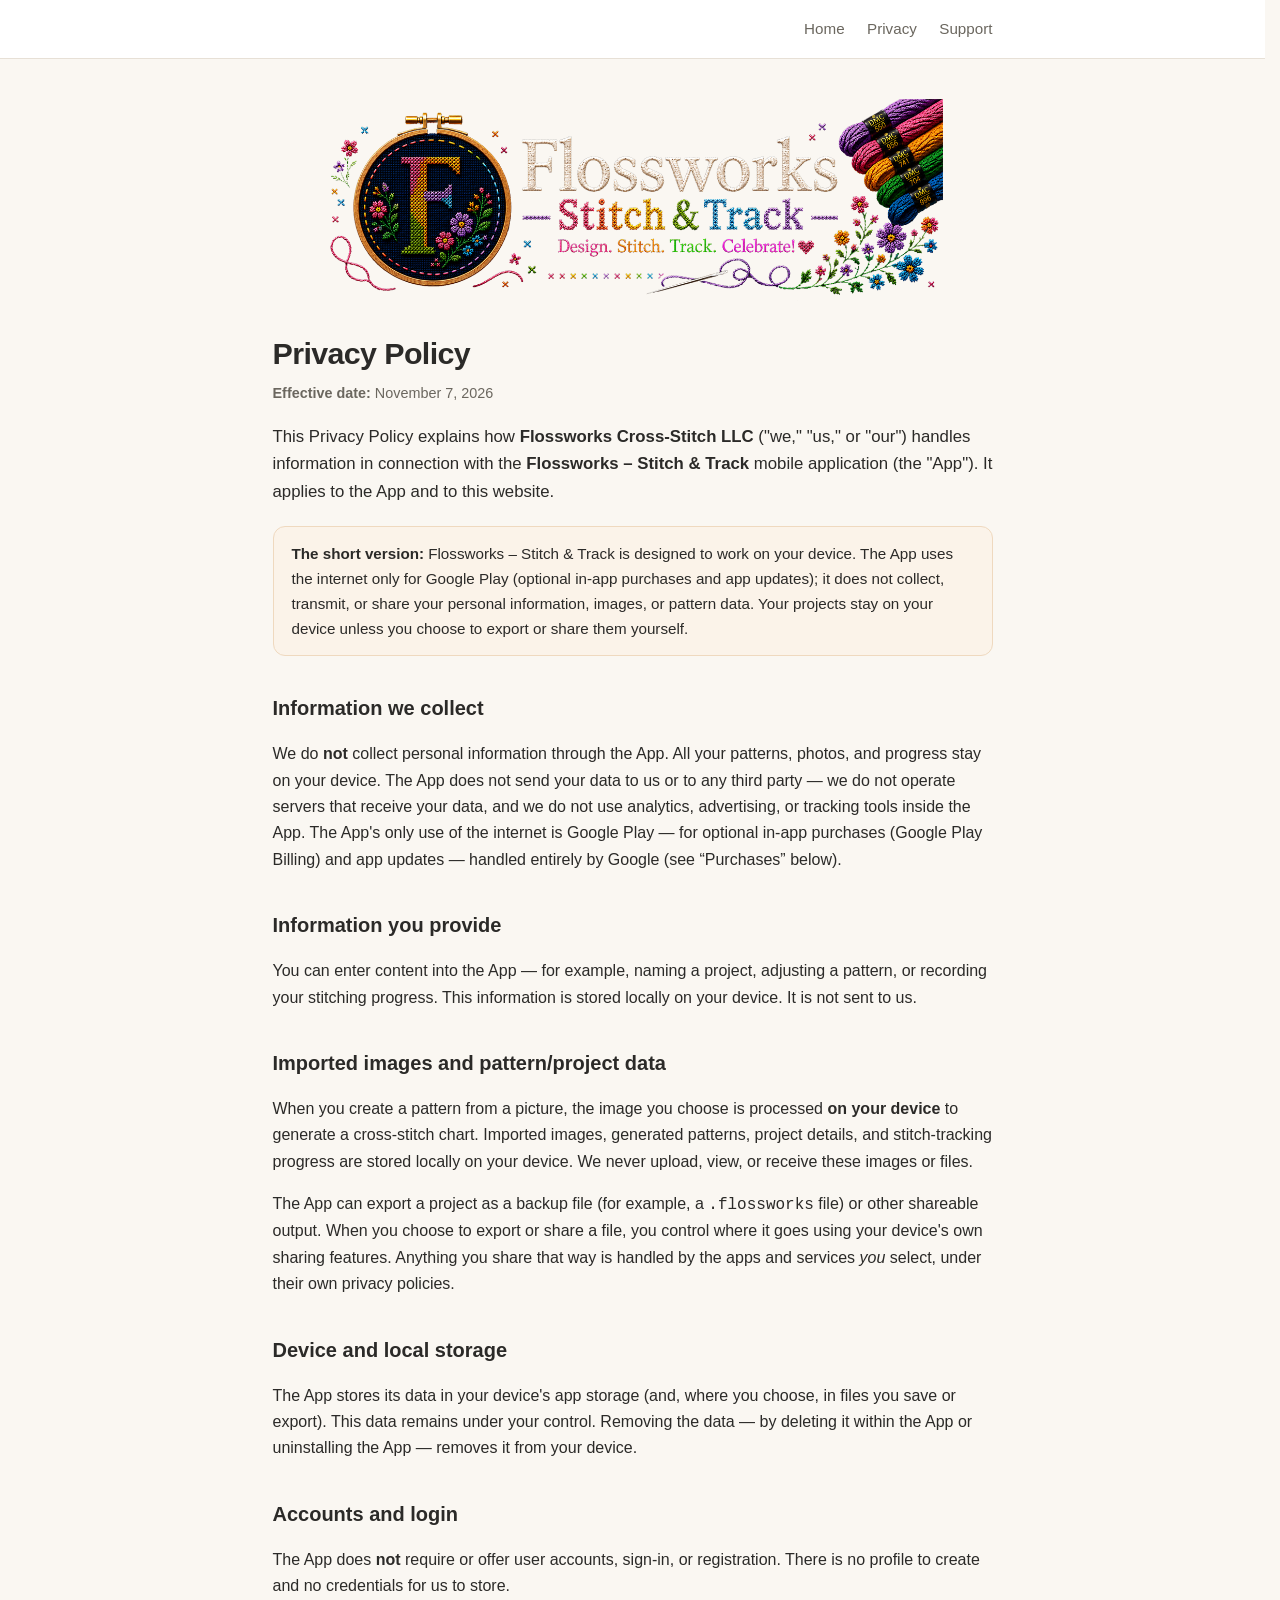
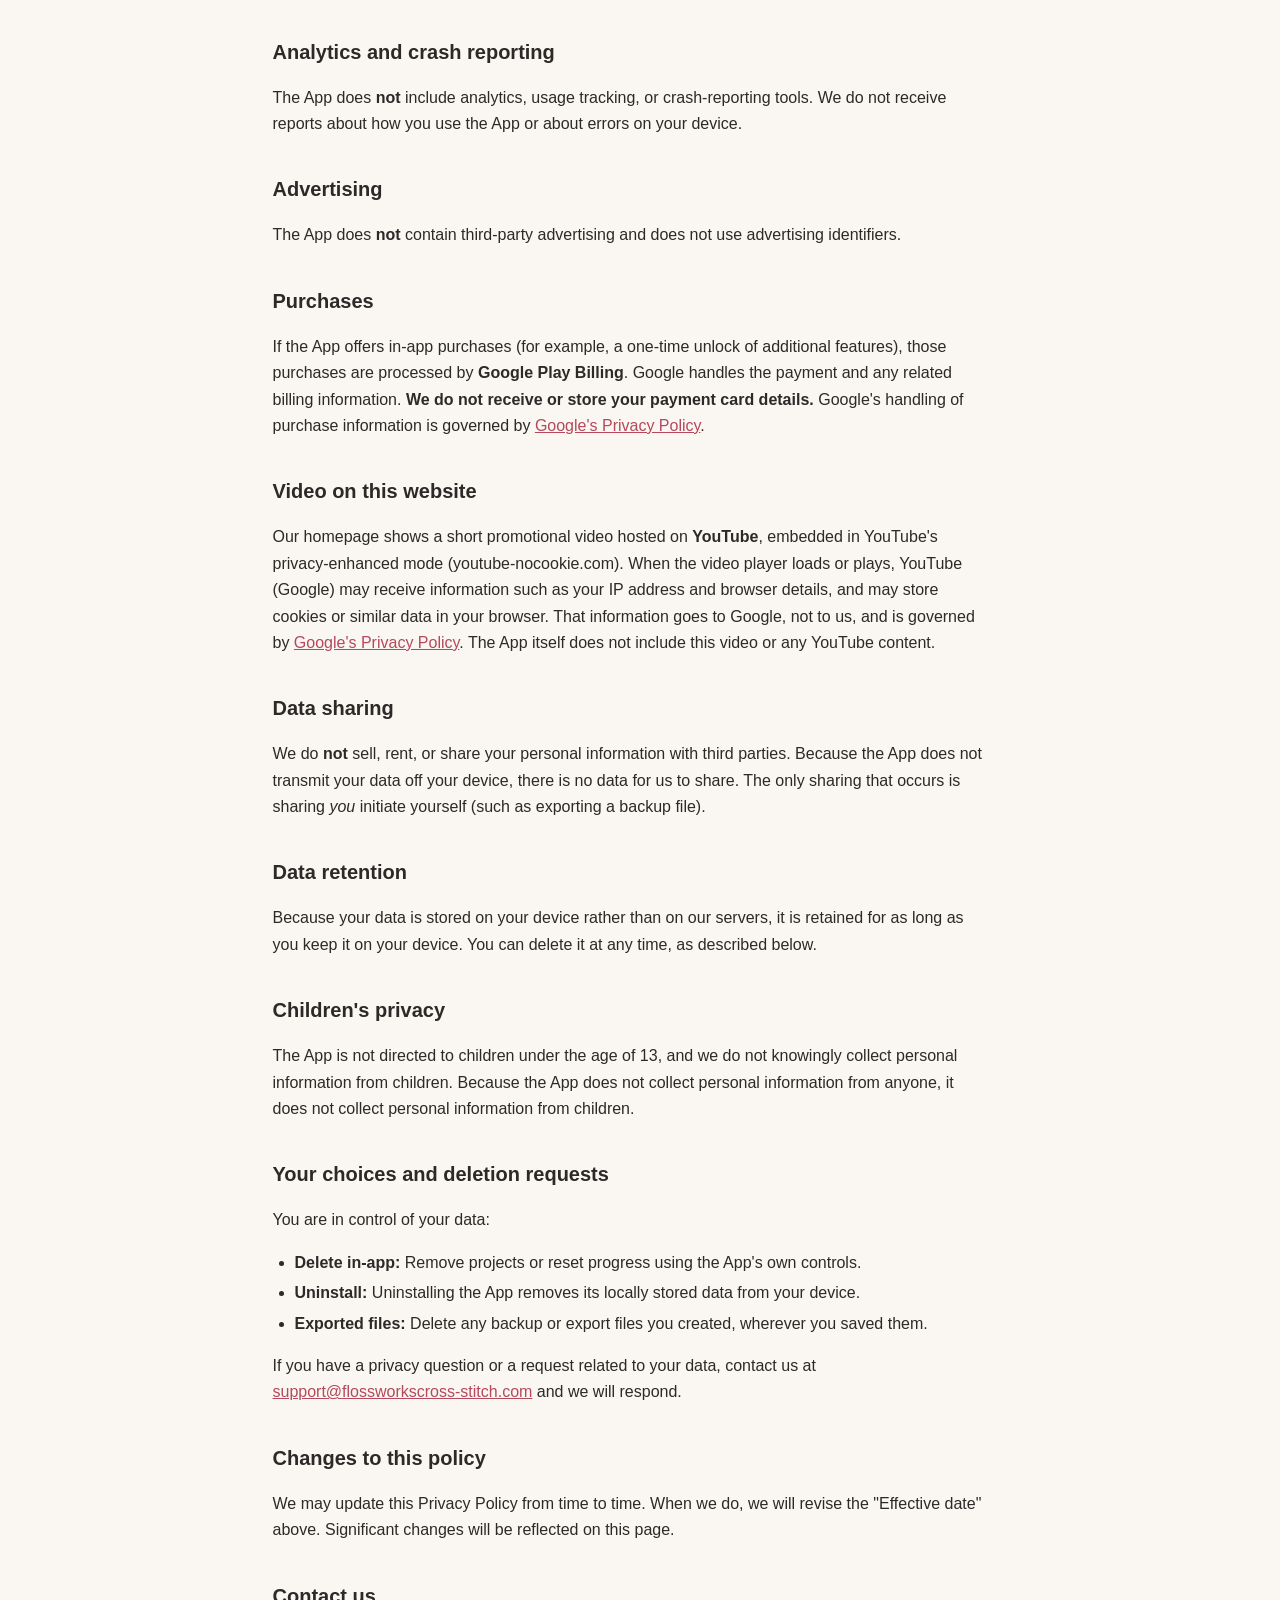
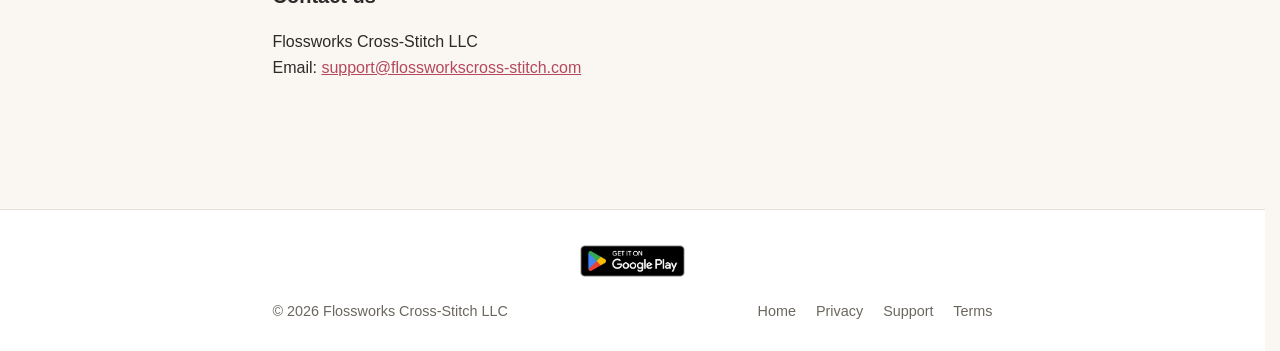
<file: privacy.html>
<!DOCTYPE html>
<html lang="en">
<head>
  <meta charset="utf-8">
  <meta name="viewport" content="width=device-width, initial-scale=1">
  <title>Privacy Policy | Flossworks – Stitch &amp; Track</title>
  <meta name="description" content="Privacy Policy for the Flossworks – Stitch & Track cross-stitch app by Flossworks Cross-Stitch LLC.">
  <link rel="canonical" href="https://flossworkscross-stitch.com/privacy">
  <link rel="icon" href="/assets/favicon.png">
  <meta property="og:type" content="website">
  <meta property="og:site_name" content="Flossworks – Stitch &amp; Track">
  <meta property="og:title" content="Privacy Policy | Flossworks – Stitch &amp; Track">
  <meta property="og:description" content="How Flossworks Cross-Stitch LLC handles data in the Flossworks – Stitch & Track app. Offline-first — nothing is collected or uploaded.">
  <meta property="og:url" content="https://flossworkscross-stitch.com/privacy">
  <meta property="og:image" content="https://flossworkscross-stitch.com/assets/marketing/og-image.jpg">
  <meta name="twitter:card" content="summary_large_image">
  <meta name="theme-color" content="#faf7f2">
  <link rel="stylesheet" href="/styles.css?v=8">
</head>
<!--
  ============================================================================
  GOOGLE PLAY "DATA SAFETY" FORM — MAPPING & CHECKLIST
  ============================================================================
  This policy describes an OFFLINE-FIRST app. Core features (generate, edit,
  import, track, export) need no network. As of the billing release the merged
  manifest DOES include INTERNET + com.android.vending.BILLING + ACCESS_NETWORK_STATE
  + BIND_GET_INSTALL_REFERRER_SERVICE — used ONLY for Google Play Billing (purchases)
  and Play Install Referrer (trial start), both Google services, not ours. The
  codebase has no analytics, crash-reporting, ads, or our-own-server networking.
  The app collects/transmits NO personal data, so the Data Safety answers below
  still hold. Re-verify before each release.

  Data collection / sharing:
    - Data collected (sent off device)? ......... NO (no data WE collect; Play
                                                  Billing data is Google's, see note*)
    - Data shared with third parties? ........... NO
    - Play's "data collected" = transmission off device to YOU. Nothing the app
      sends goes to us; purchases are handled by Google's own Billing service.

  Per-type answers (all "Not collected" by us):
    - Location ................................... Not collected
    - Personal info (name, email, etc.) ......... Not collected
    - Financial info ............................ Not collected (see note*)
    - Photos / images (imported pictures) ....... Stored ON DEVICE only; not collected
    - Files / docs (.flossworks backups) ........ Stored ON DEVICE only; not collected
    - App activity / stitch progress ............ Stored ON DEVICE only; not collected
    - App info & performance (crash logs) ....... Not collected (no crash SDK)
    - Device or other IDs ....................... Not collected

  Security practices:
    - Data encrypted in transit? ................ N/A (no data leaves the device)
    - Users can request data deletion? .......... YES — uninstall, or in-app reset/delete

  *PURCHASES NOTE: If/when in-app purchases ship via Google Play Billing,
   Google processes the transaction. The APP receives no card/payment data.
   Google's own Data Safety disclosures cover Play Billing. You do NOT report
   this as data YOUR app collects. Confirm this still holds at release.

  ⚠️ CONFIRM-BEFORE-RELEASE CHECKLIST (flip the policy + this form if any change):
    [x] Network use limited to Play Billing + Install Referrer (Google services)?
    [ ] No analytics added (Firebase Analytics, etc.)?
    [ ] No crash reporting added (Crashlytics, etc.)?
    [ ] No ads SDK added (AdMob, etc.)?
    [ ] No cloud sync / accounts added?
    [ ] In-app purchases: Play Billing only, app stores no payment data?
  ============================================================================
-->
<body>
  <header class="site-header">
    <div class="wrap">
      <nav class="nav" aria-label="Primary">
        <a href="/">Home</a>
        <a href="/privacy">Privacy</a>
        <a href="/support">Support</a>
      </nav>
    </div>
  </header>

  <main class="page">
    <div class="wrap">
      <img class="hero-banner" src="/assets/banner.png" width="1200" height="400"
           alt="Flossworks – Stitch &amp; Track: Design. Stitch. Track. Celebrate!">
      <h1>Privacy Policy</h1>
      <p class="effective"><strong>Effective date:</strong> November 7, 2026</p>
      <p class="lead">This Privacy Policy explains how <strong>Flossworks Cross-Stitch LLC</strong> ("we," "us," or "our") handles information in connection with the <strong>Flossworks – Stitch &amp; Track</strong> mobile application (the "App"). It applies to the App and to this website.</p>

      <div class="callout">
        <strong>The short version:</strong> Flossworks – Stitch &amp; Track is designed to work on your device. The App uses the internet only for Google Play (optional in-app purchases and app updates); it does not collect, transmit, or share your personal information, images, or pattern data. Your projects stay on your device unless you choose to export or share them yourself.
      </div>

      <h2>Information we collect</h2>
      <p>We do <strong>not</strong> collect personal information through the App. All your patterns, photos, and progress stay on your device. The App does not send your data to us or to any third party — we do not operate servers that receive your data, and we do not use analytics, advertising, or tracking tools inside the App. The App's only use of the internet is Google Play — for optional in-app purchases (Google Play Billing) and app updates — handled entirely by Google (see “Purchases” below).</p>

      <h2>Information you provide</h2>
      <p>You can enter content into the App — for example, naming a project, adjusting a pattern, or recording your stitching progress. This information is stored locally on your device. It is not sent to us.</p>

      <h2>Imported images and pattern/project data</h2>
      <p>When you create a pattern from a picture, the image you choose is processed <strong>on your device</strong> to generate a cross-stitch chart. Imported images, generated patterns, project details, and stitch-tracking progress are stored locally on your device. We never upload, view, or receive these images or files.</p>
      <p>The App can export a project as a backup file (for example, a <code>.flossworks</code> file) or other shareable output. When you choose to export or share a file, you control where it goes using your device's own sharing features. Anything you share that way is handled by the apps and services <em>you</em> select, under their own privacy policies.</p>

      <h2>Device and local storage</h2>
      <p>The App stores its data in your device's app storage (and, where you choose, in files you save or export). This data remains under your control. Removing the data — by deleting it within the App or uninstalling the App — removes it from your device.</p>

      <h2>Accounts and login</h2>
      <p>The App does <strong>not</strong> require or offer user accounts, sign-in, or registration. There is no profile to create and no credentials for us to store.</p>

      <h2>Analytics and crash reporting</h2>
      <p>The App does <strong>not</strong> include analytics, usage tracking, or crash-reporting tools. We do not receive reports about how you use the App or about errors on your device.</p>

      <h2>Advertising</h2>
      <p>The App does <strong>not</strong> contain third-party advertising and does not use advertising identifiers.</p>

      <h2>Purchases</h2>
      <p>If the App offers in-app purchases (for example, a one-time unlock of additional features), those purchases are processed by <strong>Google Play Billing</strong>. Google handles the payment and any related billing information. <strong>We do not receive or store your payment card details.</strong> Google's handling of purchase information is governed by <a href="https://policies.google.com/privacy" rel="noopener" target="_blank">Google's Privacy Policy</a>.</p>

      <h2>Video on this website</h2>
      <p>Our homepage shows a short promotional video hosted on <strong>YouTube</strong>, embedded in YouTube's privacy-enhanced mode (youtube-nocookie.com). When the video player loads or plays, YouTube (Google) may receive information such as your IP address and browser details, and may store cookies or similar data in your browser. That information goes to Google, not to us, and is governed by <a href="https://policies.google.com/privacy" rel="noopener" target="_blank">Google's Privacy Policy</a>. The App itself does not include this video or any YouTube content.</p>

      <h2>Data sharing</h2>
      <p>We do <strong>not</strong> sell, rent, or share your personal information with third parties. Because the App does not transmit your data off your device, there is no data for us to share. The only sharing that occurs is sharing <em>you</em> initiate yourself (such as exporting a backup file).</p>

      <h2>Data retention</h2>
      <p>Because your data is stored on your device rather than on our servers, it is retained for as long as you keep it on your device. You can delete it at any time, as described below.</p>

      <h2>Children's privacy</h2>
      <p>The App is not directed to children under the age of 13, and we do not knowingly collect personal information from children. Because the App does not collect personal information from anyone, it does not collect personal information from children.</p>

      <h2>Your choices and deletion requests</h2>
      <p>You are in control of your data:</p>
      <ul>
        <li><strong>Delete in-app:</strong> Remove projects or reset progress using the App's own controls.</li>
        <li><strong>Uninstall:</strong> Uninstalling the App removes its locally stored data from your device.</li>
        <li><strong>Exported files:</strong> Delete any backup or export files you created, wherever you saved them.</li>
      </ul>
      <p>If you have a privacy question or a request related to your data, contact us at <a href="mailto:support@flossworkscross-stitch.com">support@flossworkscross-stitch.com</a> and we will respond.</p>

      <h2>Changes to this policy</h2>
      <p>We may update this Privacy Policy from time to time. When we do, we will revise the "Effective date" above. Significant changes will be reflected on this page.</p>

      <h2>Contact us</h2>
      <p>
        Flossworks Cross-Stitch LLC<br>
        Email: <a href="mailto:support@flossworkscross-stitch.com">support@flossworkscross-stitch.com</a>
      </p>
    </div>
  </main>

  <footer class="site-footer">
    <div class="wrap">
      <a class="footer-badge" href="https://play.google.com/store/apps/details?id=com.caybin.crossstitchstudio"
         target="_blank" rel="noopener" aria-label="Get Flossworks – Stitch &amp; Track on Google Play">
        <img src="/assets/google-play-badge.png" width="646" height="250" alt="Get it on Google Play">
      </a>
      <div class="footer-row">
        <div>&copy; 2026 Flossworks Cross-Stitch LLC</div>
        <nav aria-label="Footer">
          <a href="/">Home</a>
          <a href="/privacy">Privacy</a>
          <a href="/support">Support</a>
          <a href="/terms">Terms</a>
        </nav>
      </div>
    </div>
  </footer>
</body>
</html>
</file>
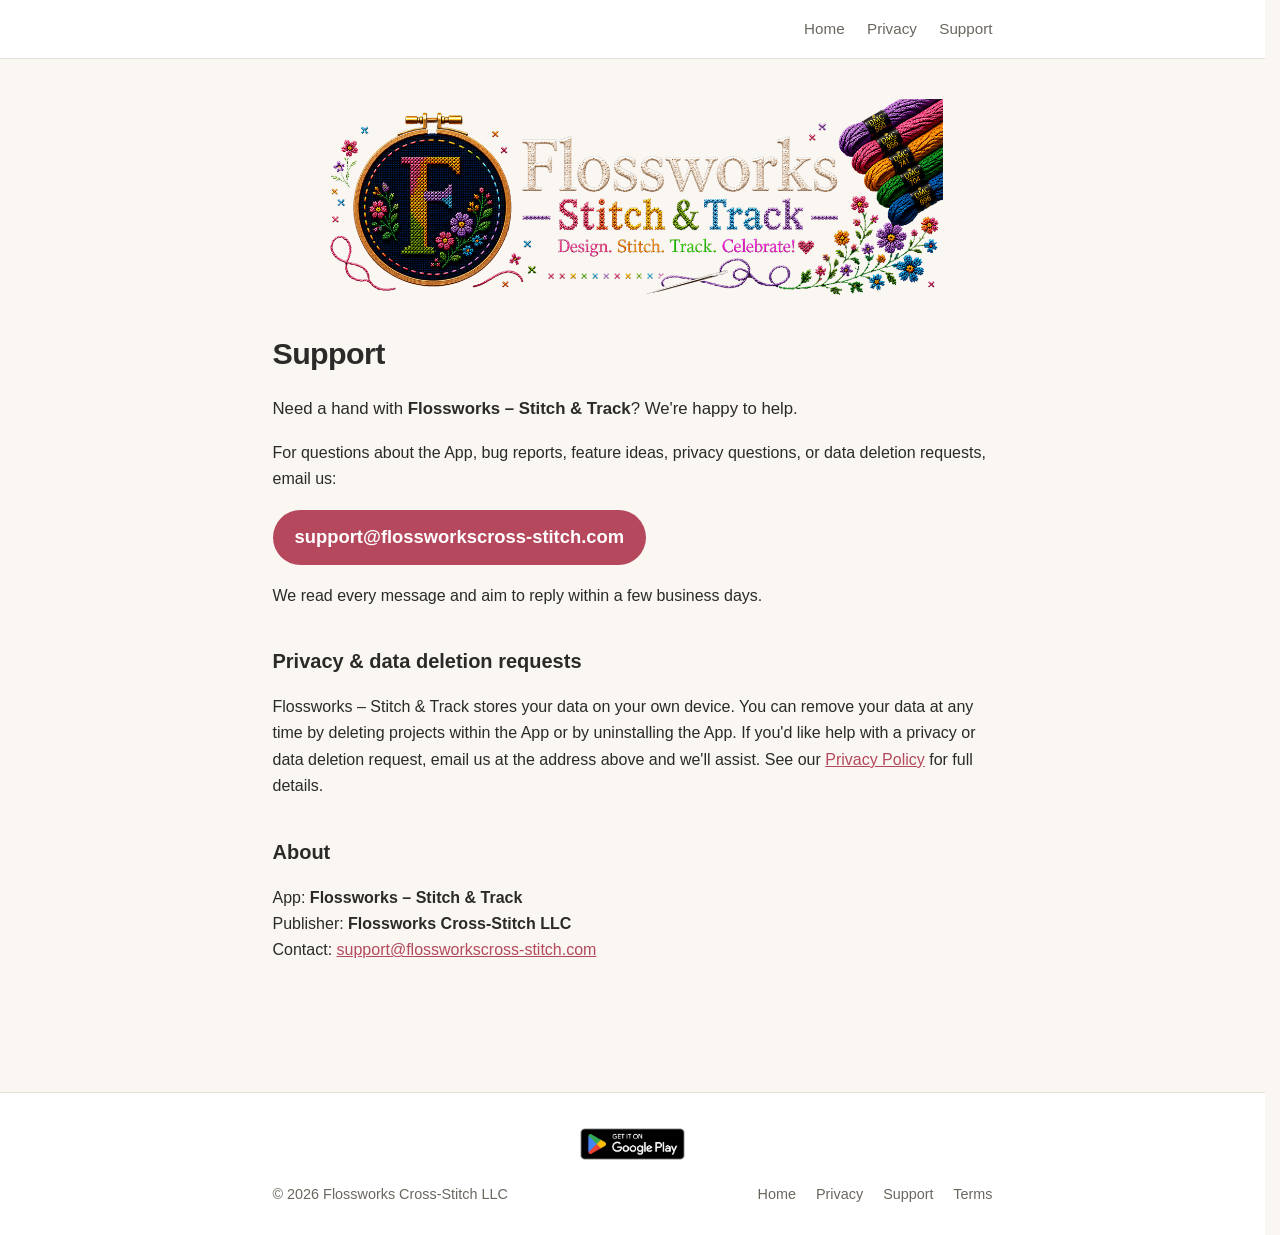
<file: support.html>
<!DOCTYPE html>
<html lang="en">
<head>
  <meta charset="utf-8">
  <meta name="viewport" content="width=device-width, initial-scale=1">
  <title>Support | Flossworks – Stitch &amp; Track</title>
  <meta name="description" content="Get help with the Flossworks – Stitch & Track cross-stitch app, or make a privacy or data deletion request.">
  <link rel="canonical" href="https://flossworkscross-stitch.com/support">
  <link rel="icon" href="/assets/favicon.png">
  <meta property="og:type" content="website">
  <meta property="og:site_name" content="Flossworks – Stitch &amp; Track">
  <meta property="og:title" content="Support | Flossworks – Stitch &amp; Track">
  <meta property="og:description" content="Get help with the Flossworks – Stitch & Track cross-stitch app, or make a privacy or data deletion request.">
  <meta property="og:url" content="https://flossworkscross-stitch.com/support">
  <meta property="og:image" content="https://flossworkscross-stitch.com/assets/marketing/og-image.jpg">
  <meta name="twitter:card" content="summary_large_image">
  <meta name="theme-color" content="#faf7f2">
  <link rel="stylesheet" href="/styles.css?v=8">
</head>
<body>
  <header class="site-header">
    <div class="wrap">
      <nav class="nav" aria-label="Primary">
        <a href="/">Home</a>
        <a href="/privacy">Privacy</a>
        <a href="/support">Support</a>
      </nav>
    </div>
  </header>

  <main class="page">
    <div class="wrap">
      <img class="hero-banner" src="/assets/banner.png" width="1200" height="400"
           alt="Flossworks – Stitch &amp; Track: Design. Stitch. Track. Celebrate!">
      <h1>Support</h1>
      <p class="lead">Need a hand with <strong>Flossworks – Stitch &amp; Track</strong>? We're happy to help.</p>

      <p>For questions about the App, bug reports, feature ideas, privacy questions, or data deletion requests, email us:</p>

      <p style="font-size:1.15rem;margin:18px 0;">
        <a class="btn" href="mailto:support@flossworkscross-stitch.com">support@flossworkscross-stitch.com</a>
      </p>

      <p>We read every message and aim to reply within a few business days.</p>

      <h2>Privacy &amp; data deletion requests</h2>
      <p>Flossworks – Stitch &amp; Track stores your data on your own device. You can remove your data at any time by deleting projects within the App or by uninstalling the App. If you'd like help with a privacy or data deletion request, email us at the address above and we'll assist. See our <a href="/privacy">Privacy Policy</a> for full details.</p>

      <h2>About</h2>
      <p>
        App: <strong>Flossworks – Stitch &amp; Track</strong><br>
        Publisher: <strong>Flossworks Cross-Stitch LLC</strong><br>
        Contact: <a href="mailto:support@flossworkscross-stitch.com">support@flossworkscross-stitch.com</a>
      </p>
    </div>
  </main>

  <footer class="site-footer">
    <div class="wrap">
      <a class="footer-badge" href="https://play.google.com/store/apps/details?id=com.caybin.crossstitchstudio"
         target="_blank" rel="noopener" aria-label="Get Flossworks – Stitch &amp; Track on Google Play">
        <img src="/assets/google-play-badge.png" width="646" height="250" alt="Get it on Google Play">
      </a>
      <div class="footer-row">
        <div>&copy; 2026 Flossworks Cross-Stitch LLC</div>
        <nav aria-label="Footer">
          <a href="/">Home</a>
          <a href="/privacy">Privacy</a>
          <a href="/support">Support</a>
          <a href="/terms">Terms</a>
        </nav>
      </div>
    </div>
  </footer>
</body>
</html>
</file>
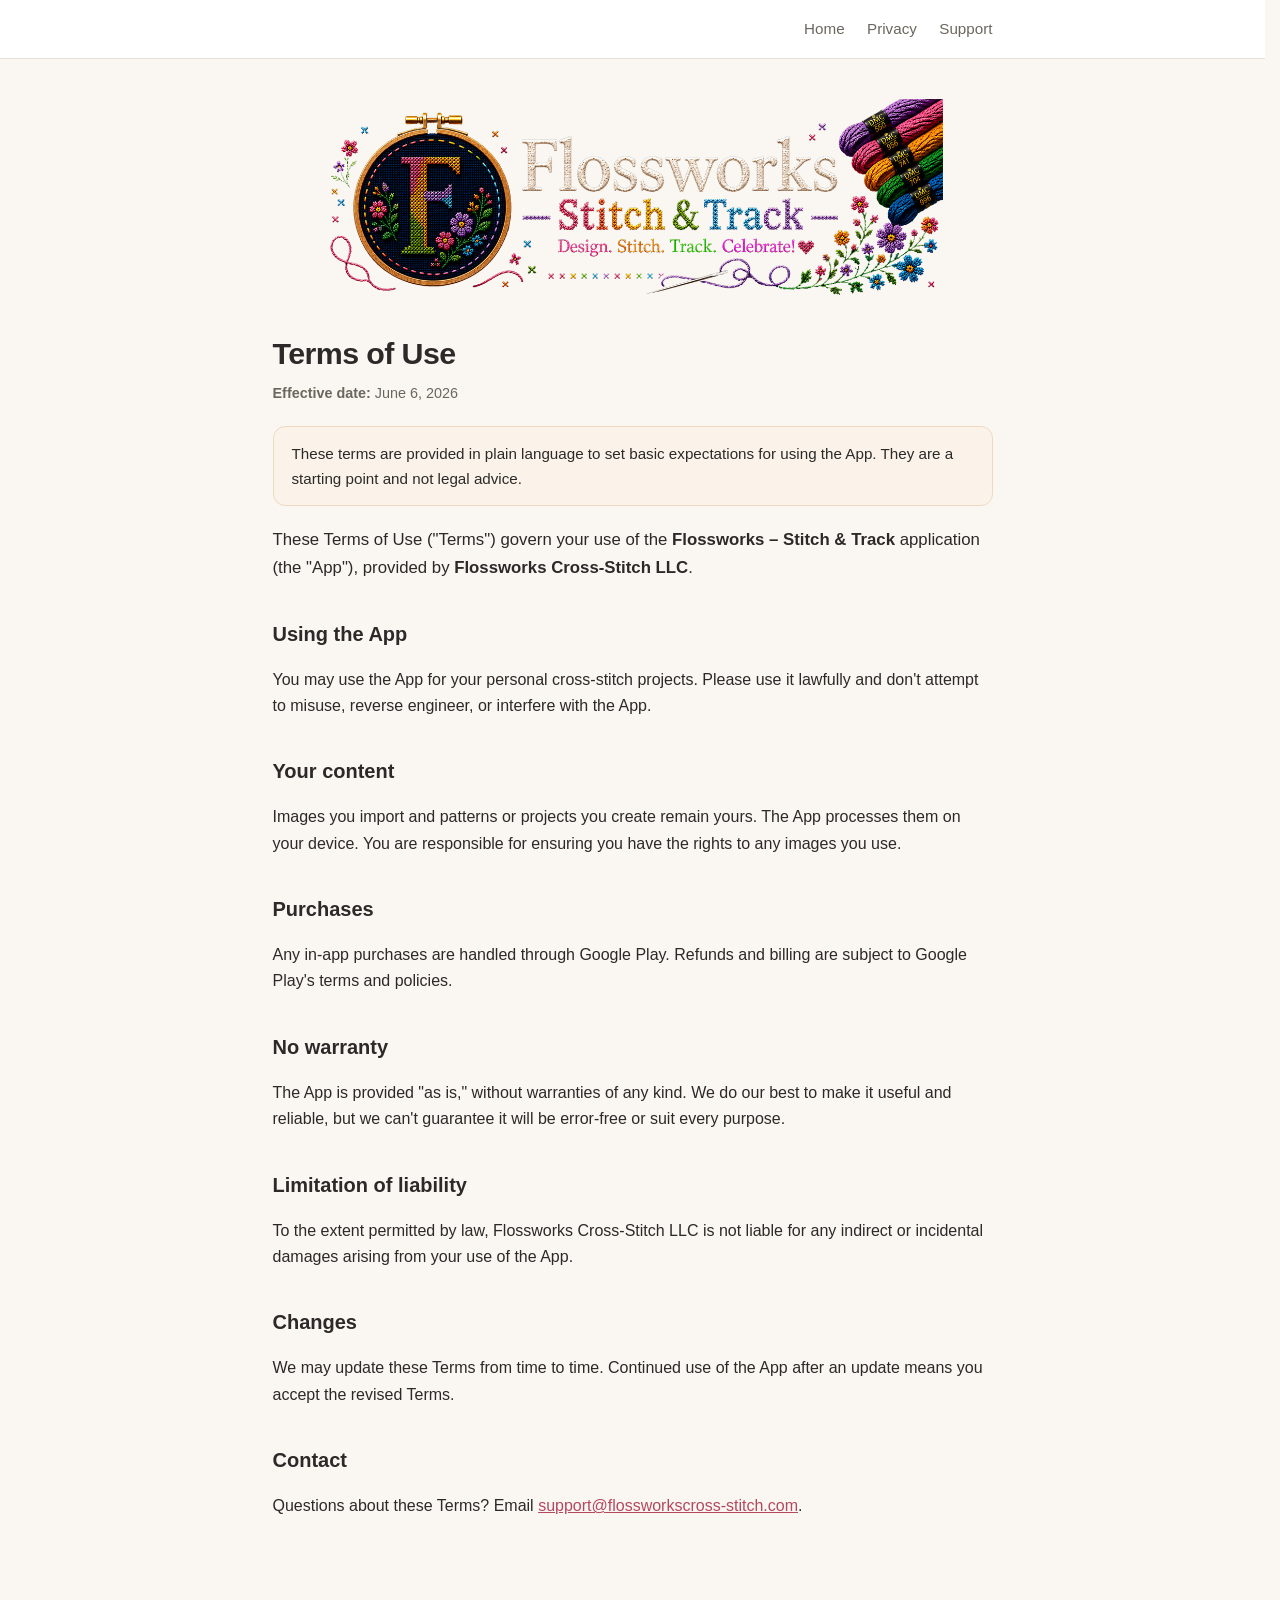
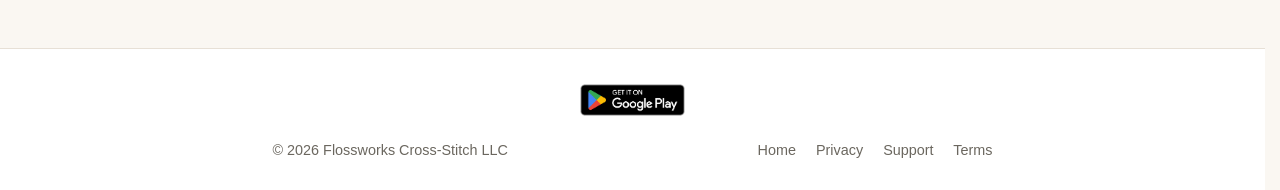
<file: terms.html>
<!DOCTYPE html>
<html lang="en">
<head>
  <meta charset="utf-8">
  <meta name="viewport" content="width=device-width, initial-scale=1">
  <title>Terms of Use | Flossworks – Stitch &amp; Track</title>
  <meta name="description" content="Terms of Use for the Flossworks – Stitch & Track cross-stitch app by Flossworks Cross-Stitch LLC.">
  <link rel="canonical" href="https://flossworkscross-stitch.com/terms">
  <link rel="icon" href="/assets/favicon.png">
  <meta property="og:type" content="website">
  <meta property="og:site_name" content="Flossworks – Stitch &amp; Track">
  <meta property="og:title" content="Terms of Use | Flossworks – Stitch &amp; Track">
  <meta property="og:description" content="Terms of Use for the Flossworks – Stitch & Track cross-stitch app by Flossworks Cross-Stitch LLC.">
  <meta property="og:url" content="https://flossworkscross-stitch.com/terms">
  <meta property="og:image" content="https://flossworkscross-stitch.com/assets/marketing/og-image.jpg">
  <meta name="twitter:card" content="summary_large_image">
  <meta name="theme-color" content="#faf7f2">
  <link rel="stylesheet" href="/styles.css?v=8">
</head>
<body>
  <header class="site-header">
    <div class="wrap">
      <nav class="nav" aria-label="Primary">
        <a href="/">Home</a>
        <a href="/privacy">Privacy</a>
        <a href="/support">Support</a>
      </nav>
    </div>
  </header>

  <main class="page">
    <div class="wrap">
      <img class="hero-banner" src="/assets/banner.png" width="1200" height="400"
           alt="Flossworks – Stitch &amp; Track: Design. Stitch. Track. Celebrate!">
      <h1>Terms of Use</h1>
      <p class="effective"><strong>Effective date:</strong> June 6, 2026</p>

      <div class="callout">
        <!-- Optional page. Not required for the Google Play listing. Plain-language
             starter terms — have a lawyer review before relying on them. -->
        These terms are provided in plain language to set basic expectations for using the App. They are a starting point and not legal advice.
      </div>

      <p class="lead">These Terms of Use ("Terms") govern your use of the <strong>Flossworks – Stitch &amp; Track</strong> application (the "App"), provided by <strong>Flossworks Cross-Stitch LLC</strong>.</p>

      <h2>Using the App</h2>
      <p>You may use the App for your personal cross-stitch projects. Please use it lawfully and don't attempt to misuse, reverse engineer, or interfere with the App.</p>

      <h2>Your content</h2>
      <p>Images you import and patterns or projects you create remain yours. The App processes them on your device. You are responsible for ensuring you have the rights to any images you use.</p>

      <h2>Purchases</h2>
      <p>Any in-app purchases are handled through Google Play. Refunds and billing are subject to Google Play's terms and policies.</p>

      <h2>No warranty</h2>
      <p>The App is provided "as is," without warranties of any kind. We do our best to make it useful and reliable, but we can't guarantee it will be error-free or suit every purpose.</p>

      <h2>Limitation of liability</h2>
      <p>To the extent permitted by law, Flossworks Cross-Stitch LLC is not liable for any indirect or incidental damages arising from your use of the App.</p>

      <h2>Changes</h2>
      <p>We may update these Terms from time to time. Continued use of the App after an update means you accept the revised Terms.</p>

      <h2>Contact</h2>
      <p>Questions about these Terms? Email <a href="mailto:support@flossworkscross-stitch.com">support@flossworkscross-stitch.com</a>.</p>
    </div>
  </main>

  <footer class="site-footer">
    <div class="wrap">
      <a class="footer-badge" href="https://play.google.com/store/apps/details?id=com.caybin.crossstitchstudio"
         target="_blank" rel="noopener" aria-label="Get Flossworks – Stitch &amp; Track on Google Play">
        <img src="/assets/google-play-badge.png" width="646" height="250" alt="Get it on Google Play">
      </a>
      <div class="footer-row">
        <div>&copy; 2026 Flossworks Cross-Stitch LLC</div>
        <nav aria-label="Footer">
          <a href="/">Home</a>
          <a href="/privacy">Privacy</a>
          <a href="/support">Support</a>
          <a href="/terms">Terms</a>
        </nav>
      </div>
    </div>
  </footer>
</body>
</html>
</file>
<file: styles.css>
/* Flossworks website — shared styles
   Plain CSS, no dependencies. Edit colors via the :root variables below. */

:root {
  --bg: #faf7f2;
  --surface: #ffffff;
  --ink: #2b2a28;
  --muted: #6b675f;
  --accent: #b5485d;      /* cross-stitch floss red */
  --accent-dark: #8f3548;
  --line: #e7e0d6;
  --max-width: 760px;
  --radius: 12px;
  --shadow: 0 1px 3px rgba(0, 0, 0, 0.06), 0 6px 24px rgba(0, 0, 0, 0.04);
}

* { box-sizing: border-box; }

html { -webkit-text-size-adjust: 100%; scrollbar-gutter: stable; overflow-y: scroll; }

body {
  margin: 0;
  background: var(--bg);
  color: var(--ink);
  font: 16px/1.65 -apple-system, BlinkMacSystemFont, "Segoe UI", Roboto, Helvetica, Arial, sans-serif;
}

a { color: var(--accent); }
a:hover { color: var(--accent-dark); }

.wrap {
  max-width: var(--max-width);
  margin: 0 auto;
  padding: 0 20px;
}

/* Header / nav */
.site-header {
  border-bottom: 1px solid var(--line);
  background: var(--surface);
}
.site-header .wrap {
  display: flex;
  align-items: center;
  justify-content: flex-end;
  gap: 16px;
  padding-top: 16px;
  padding-bottom: 16px;
  flex-wrap: wrap;
}
.nav a {
  margin-left: 18px;
  text-decoration: none;
  color: var(--muted);
  font-size: 0.95rem;
}
.nav a:hover { color: var(--accent); }

/* Visually hidden but available to screen readers / SEO */
.visually-hidden {
  position: absolute;
  width: 1px; height: 1px;
  padding: 0; margin: -1px;
  overflow: hidden;
  clip: rect(0, 0, 0, 0);
  white-space: nowrap;
  border: 0;
}

/* Hero */
.hero {
  padding: 40px 0 40px;
  text-align: center;
}
.hero h1 {
  font-size: 2.2rem;
  line-height: 1.15;
  margin: 0 0 12px;
  letter-spacing: -0.02em;
}
.hero-banner {
  display: block;
  width: 100%;
  max-width: 620px;
  height: auto;
  margin: 0 auto 22px;
}
.hero p.tagline {
  font-size: 1.15rem;
  color: var(--muted);
  max-width: 540px;
  margin: 0 auto 28px;
}

/* Promo video (YouTube embed): wider than the text column, 16:9 */
.hero-video {
  max-width: 980px;
  margin: 0 auto 30px;
  padding: 0 20px;
}
.video-frame {
  position: relative;
  aspect-ratio: 16 / 9;
  border-radius: 14px;
  overflow: hidden;
  border: 1px solid var(--line);
  box-shadow: var(--shadow);
  background: #1f1b16;
}
.video-frame iframe {
  position: absolute;
  inset: 0;
  width: 100%;
  height: 100%;
  border: 0;
}
.video-note { font-size: 0.9rem; color: var(--muted); margin: 10px 0 0; }

/* Buttons */
.btn {
  display: inline-block;
  padding: 12px 22px;
  border-radius: 999px;
  background: var(--accent);
  color: #fff;
  text-decoration: none;
  font-weight: 600;
  transition: background 0.15s ease;
}
.btn:hover { background: var(--accent-dark); color: #fff; }
.btn.secondary {
  background: transparent;
  color: var(--accent);
  border: 1.5px solid var(--accent);
}
.btn.secondary:hover { background: rgba(181, 72, 93, 0.08); color: var(--accent-dark); }
.btn-row { display: flex; gap: 12px; justify-content: center; flex-wrap: wrap; }

/* Official Google Play badge (artwork unmodified per Google brand guidelines) */
.store-cta { margin: 0 0 22px; text-align: center; }
.play-badge { display: inline-block; }
.play-badge img { height: 60px; width: auto; display: block; }

/* Feature cards */
.features {
  display: grid;
  grid-template-columns: repeat(2, 1fr);
  gap: 16px;
  margin: 48px 0;
}
.card {
  background: var(--surface);
  border: 1px solid var(--line);
  border-radius: var(--radius);
  padding: 20px 22px;
  box-shadow: var(--shadow);
}
.card h3 { margin: 0 0 6px; font-size: 1.05rem; }
.card p { margin: 0; color: var(--muted); font-size: 0.95rem; }

/* Marketing sections */
.section-title { text-align: center; font-size: 1.5rem; letter-spacing: -0.01em; margin: 8px 0 16px; }
/* Unified gallery + lightbox */
.gallery-section { margin: 40px auto; }
.gallery { list-style: none; margin: 16px 0 0; padding: 0; display: grid; grid-template-columns: repeat(auto-fill, minmax(150px, 1fr)); gap: 12px; }
.gallery li { margin: 0; }
.gthumb { display: block; width: 100%; padding: 0; border: 1px solid var(--line); border-radius: 12px; overflow: hidden; background: #fff; cursor: pointer; }
.gthumb img { display: block; width: 100%; height: auto; aspect-ratio: 1 / 1; object-fit: cover; transition: transform .2s ease; }
.gthumb:hover img, .gthumb:focus-visible img { transform: scale(1.05); }

.lightbox { position: fixed; inset: 0; background: rgba(20, 18, 16, .88); display: flex; align-items: center; justify-content: center; z-index: 1000; padding: 20px; }
.lightbox[hidden] { display: none; }
.lb-figure { margin: 0; text-align: center; }
.lb-img { max-width: 92vw; max-height: 80vh; width: auto; height: auto; border-radius: 12px; background: #fff; }
.lb-cap { color: #f3eee6; margin: 10px 0 0; font-size: .95rem; }
.lb-btn { position: absolute; background: rgba(255, 255, 255, .14); color: #fff; border: none; border-radius: 50%; cursor: pointer; line-height: 1; }
.lb-btn:hover { background: var(--accent); }
.lb-close { top: 16px; right: 18px; width: 44px; height: 44px; font-size: 1.9rem; }
.lb-prev, .lb-next { top: 50%; transform: translateY(-50%); width: 48px; height: 48px; font-size: 2rem; }
.lb-prev { left: 14px; }
.lb-next { right: 14px; }


.badge { display: block; width: 150px; height: auto; margin: 16px auto 0; }

/* FAQ */
.faq { margin: 8px auto 40px; }
.faq h2 { text-align: center; font-size: 1.5rem; margin: 8px 0 4px; letter-spacing: -0.01em; }
.faq h3 { font-size: 1.05rem; margin: 22px 0 4px; }
.faq p { margin: 0; color: var(--muted); }

/* Content pages */
main.page { padding: 40px 0 64px; }
main.page h1 { font-size: 1.9rem; letter-spacing: -0.02em; margin: 0 0 4px; }
main.page h2 { font-size: 1.25rem; margin: 36px 0 8px; }
main.page h3 { font-size: 1.05rem; margin: 24px 0 4px; }
.effective { color: var(--muted); font-size: 0.9rem; margin: 0 0 8px; }
.lead { font-size: 1.05rem; color: var(--ink); }
main.page ul { padding-left: 22px; }
main.page li { margin: 4px 0; }

.callout {
  background: #fbf3e9;
  border: 1px solid #efd9bf;
  border-radius: var(--radius);
  padding: 14px 18px;
  margin: 20px 0;
  font-size: 0.95rem;
}

/* Footer */
.site-footer {
  border-top: 1px solid var(--line);
  background: var(--surface);
  margin-top: 48px;
}
.site-footer .wrap {
  padding: 28px 20px;
  display: flex;
  flex-direction: column;
  align-items: center;
  gap: 16px;
  font-size: 0.9rem;
  color: var(--muted);
}
.footer-row {
  display: flex;
  justify-content: space-between;
  gap: 16px;
  flex-wrap: wrap;
  width: 100%;
}
.site-footer .footer-badge { display: inline-block; margin: 0; }
.site-footer .footer-badge img { height: 46px; width: auto; display: block; }
.site-footer a { color: var(--muted); text-decoration: none; margin-left: 16px; }
.site-footer a:first-child { margin-left: 0; }
.site-footer a:hover { color: var(--accent); }

/* 404 */
.center-screen {
  min-height: 60vh;
  display: flex;
  flex-direction: column;
  align-items: center;
  justify-content: center;
  text-align: center;
  padding: 40px 20px;
}

@media (max-width: 600px) {
  .hero { padding: 40px 0 28px; }
  .hero-video { padding: 0 16px; margin-bottom: 24px; }
  .hero h1 { font-size: 1.7rem; }
  .features { grid-template-columns: 1fr; }
  .site-footer .wrap { flex-direction: column; gap: 8px; }
  .site-footer a { margin-left: 0; margin-right: 16px; }
}
</file>
